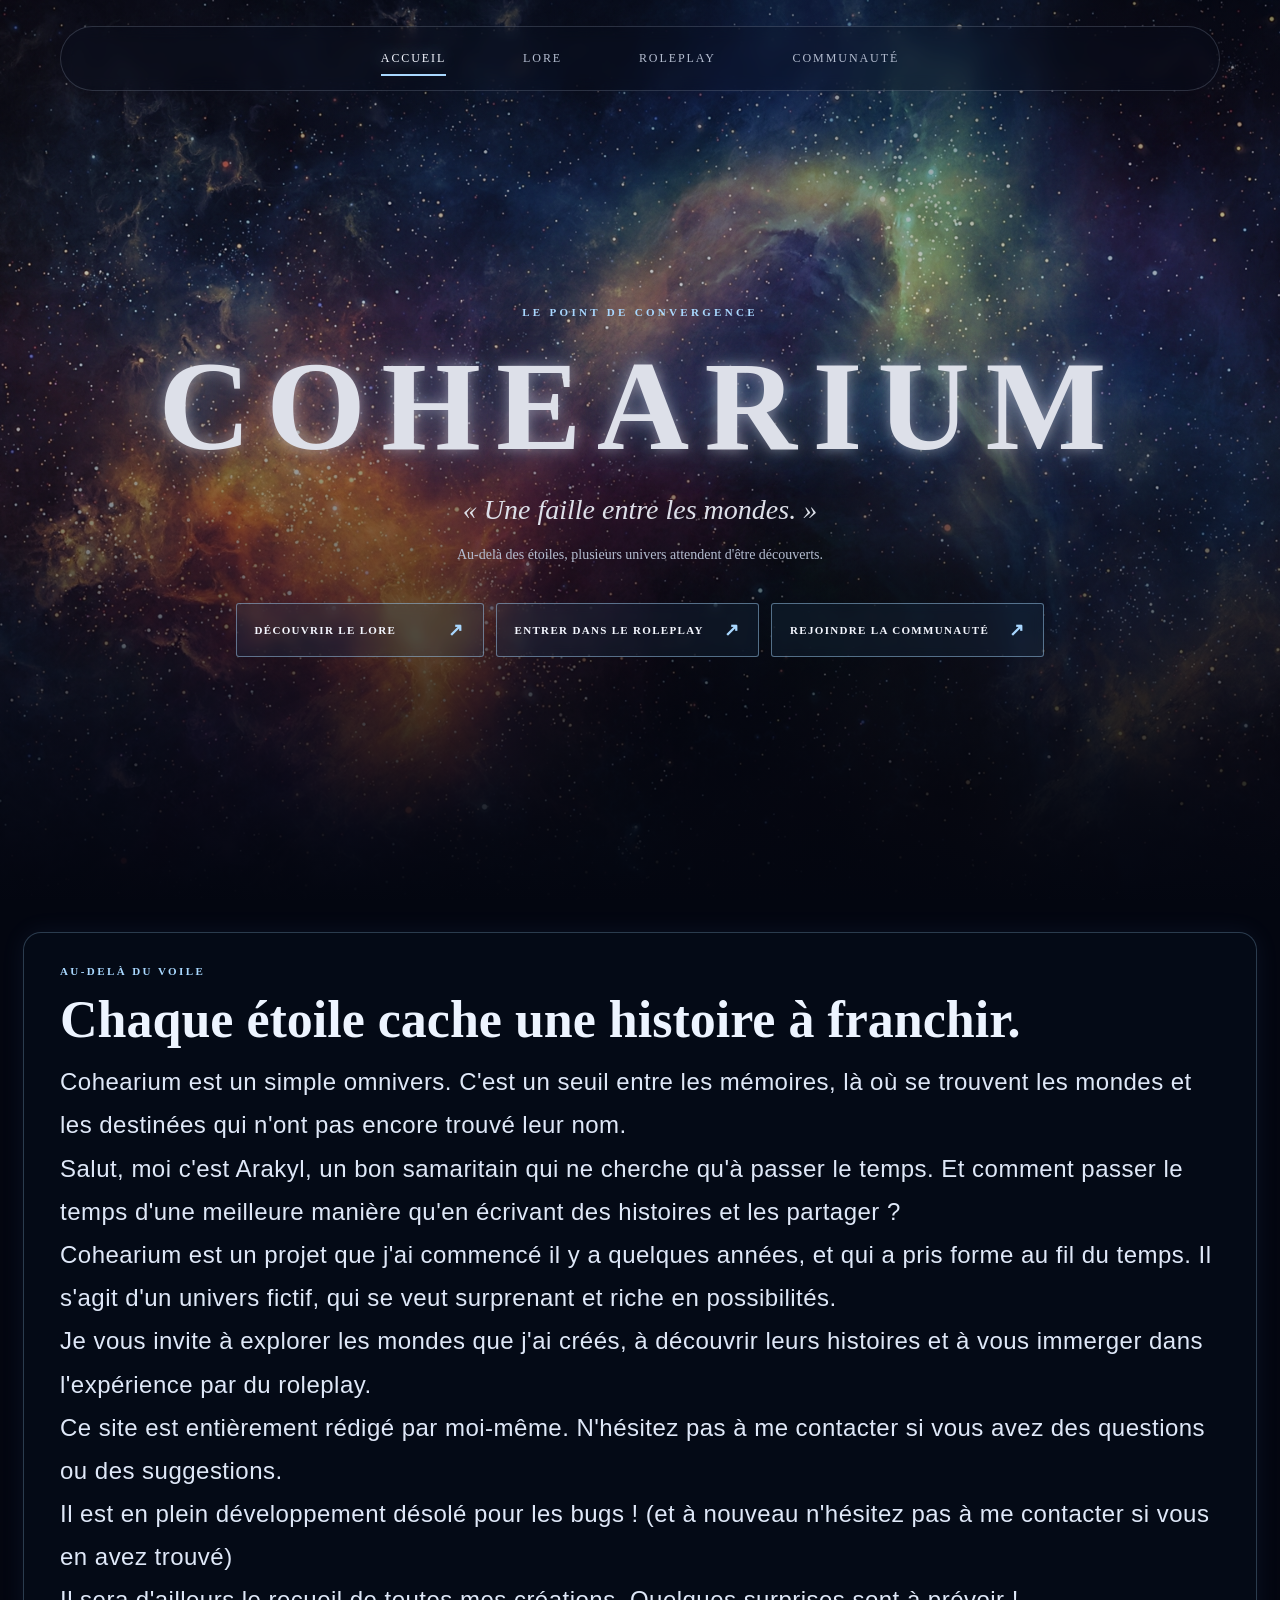
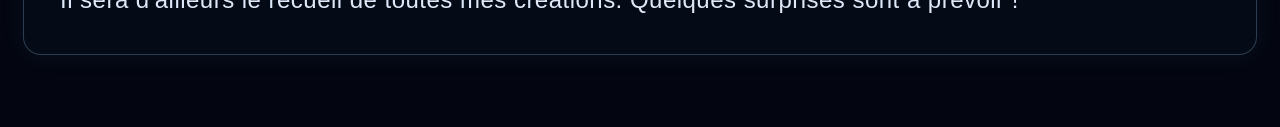
<file: index.html>
<!DOCTYPE html>
<html lang="fr">
<link rel="icon" type="image/png" sizes="32x32" href="favicon_02.png">
<head>
    <meta charset="UTF-8">
    <meta name="viewport" content="width=device-width, initial-scale=1.0">
    <title>Cohearium | Une faille entre les mondes</title>
    <link rel="stylesheet" href="style.css">
</head>

<body>
    <header class="site-header" id="accueil">
        <div class="page-header">
            <nav class="main-menu" aria-label="Menu principal">
                <a class="active" href="#accueil">Accueil</a>
                <a href="lore.html">Lore</a>
                <a href="roleplay.html">Roleplay</a>
                <a href="communaute.html">Communauté</a>
            </nav>
        </div>

        <main class="index-hero">
            <p class="index-kicker">Le point de convergence</p>
            <h1>COHEARIUM</h1>
            <p class="index-subtitle">« Une faille entre les mondes. »</p>
            <p class="index-intro">Au-delà des étoiles, plusieurs univers attendent d'être découverts.</p>

            <div class="index-portal-actions" aria-label="Accéder aux sections principales">
                <a class="index-portal-button index-portal-button-middle" href="lore.html"><span>Découvrir le lore</span><span class="button-arrow" aria-hidden="true">↗</span></a>
                <a class="index-portal-button index-portal-button-middle" href="roleplay.html"><span>Entrer dans le roleplay</span><span class="button-arrow" aria-hidden="true">↗</span></a>
                <a class="index-portal-button index-portal-button-middle" href="communaute.html"><span>Rejoindre la communauté</span><span class="button-arrow" aria-hidden="true">↗</span></a>
            </div>
        </main>
    </header>

    <section class="site-outro" aria-label="Message de clôture">
        <p class="site-outro-label">Au-delà du voile</p>
        <h2>Chaque étoile cache une histoire à franchir.</h2>
        <p class="site-outro-copy">Cohearium est un simple omnivers. C'est un seuil entre les mémoires, là où se trouvent les mondes et les destinées qui n'ont pas encore trouvé leur nom.</p>
        <p class="site-outro-copy">Salut, moi c'est Arakyl, un bon samaritain qui ne cherche qu'à passer le temps. Et comment passer le temps d'une meilleure manière qu'en écrivant des histoires et les partager ?</p>
        <p class="site-outro-copy">Cohearium est un projet que j'ai commencé il y a quelques années, et qui a pris forme au fil du temps. Il s'agit d'un univers fictif, qui se veut surprenant et riche en possibilités.</p>
        <p class="site-outro-copy">Je vous invite à explorer les mondes que j'ai créés, à découvrir leurs histoires et à vous immerger dans l'expérience par du roleplay.</p>
        <p class="site-outro-copy">Ce site est entièrement rédigé par moi-même. N'hésitez pas à me contacter si vous avez des questions ou des suggestions.</p>
        <p class="site-outro-copy">Il est en plein développement désolé pour les bugs ! (et à nouveau n'hésitez pas à me contacter si vous en avez trouvé)</p>
        <p class="site-outro-copy">Il sera d'ailleurs le recueil de toutes mes créations. Quelques surprises sont à prévoir !</p>
    </section>
</body>
</html>
</file>
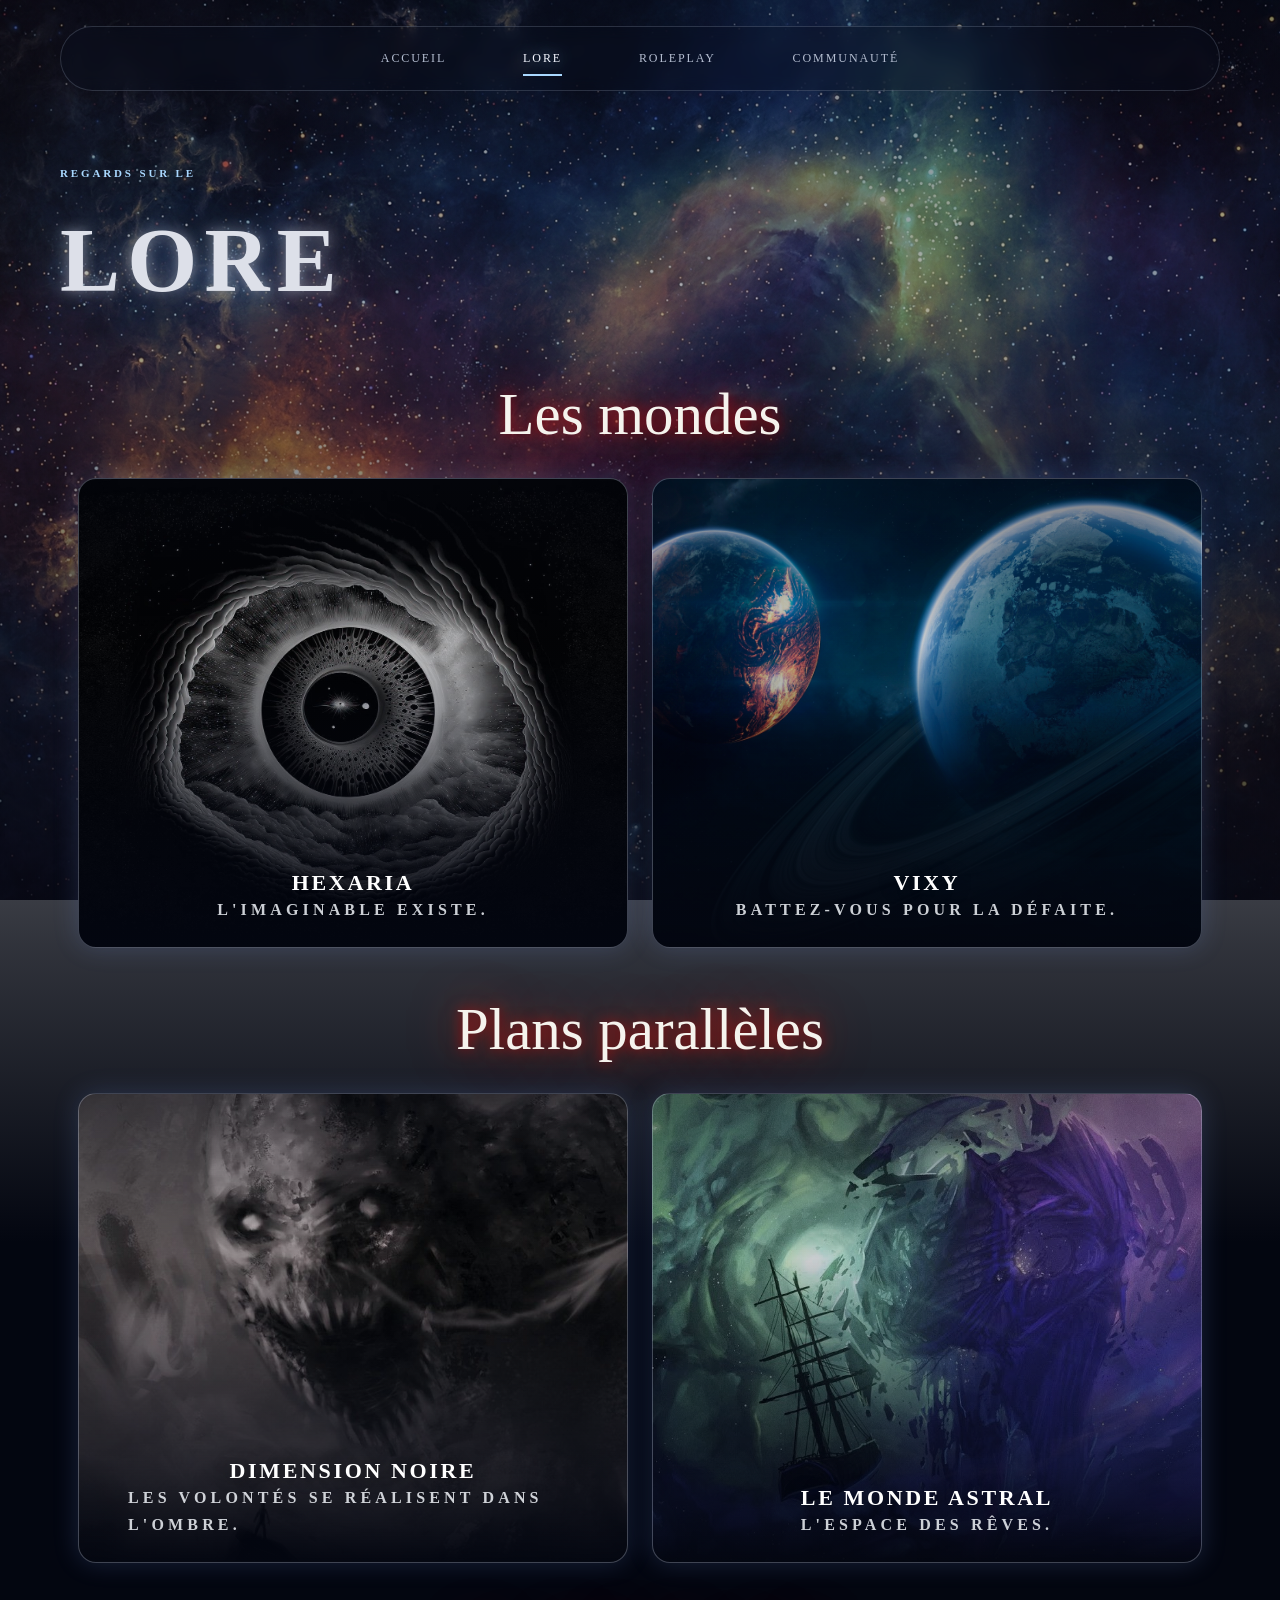
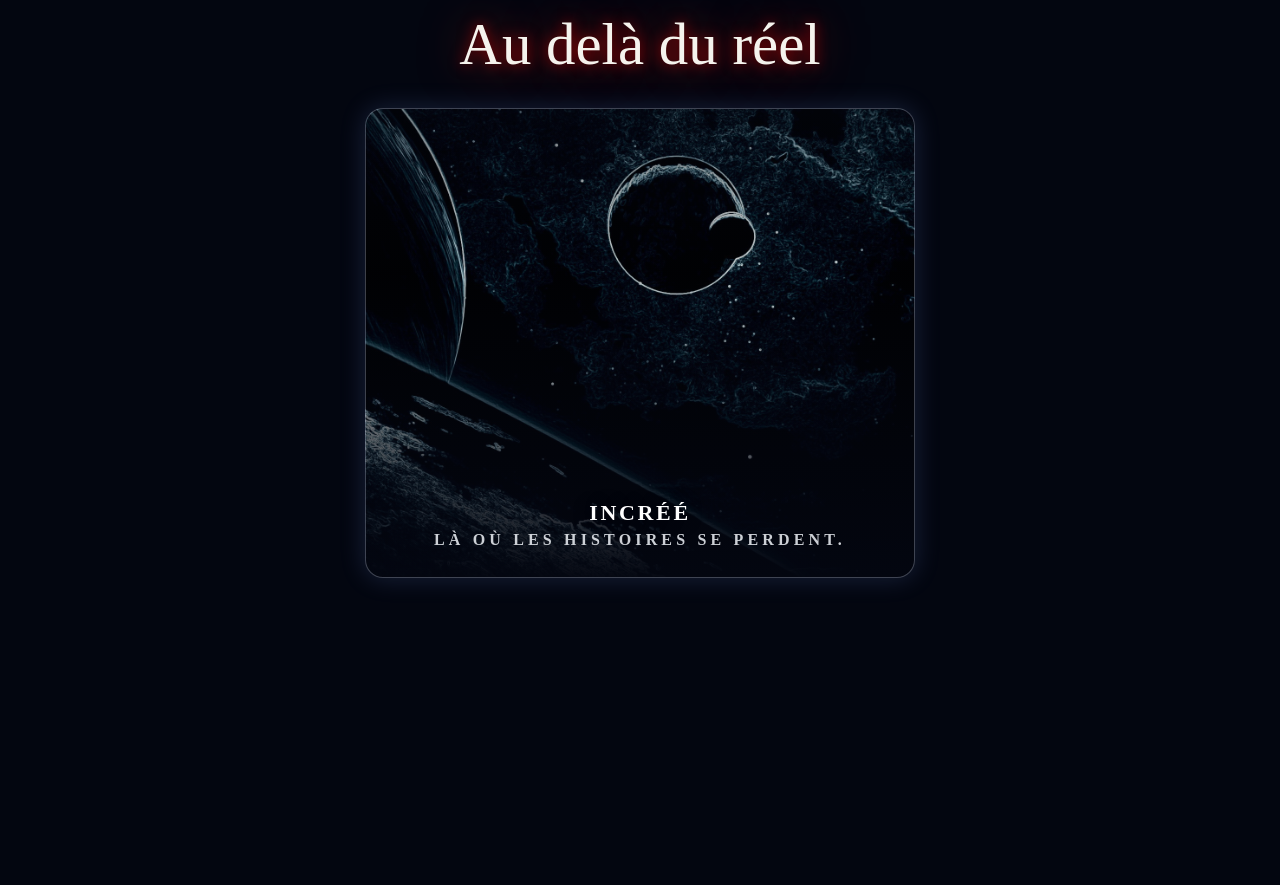
<file: lore.html>
<!DOCTYPE html>
<html lang="fr">
<link rel="icon" type="image/png" sizes="32x32" href="favicon_02.png">
<head>
    <meta charset="UTF-8">
    <meta name="viewport" content="width=device-width, initial-scale=1.0">
    <title>Cohearium | Lore</title>
    <link rel="stylesheet" href="style.css">
</head>

<body class="lore-page">
    <header class="lore-header">
        <div class="page-header">
            <nav class="main-menu" aria-label="Menu principal">
                <a href="index.html">Accueil</a>
                <a class="active" href="lore.html">Lore</a>
                <a href="roleplay.html">Roleplay</a>
                <a href="communaute.html">Communauté</a>
            </nav>
        </div>
    </header>
    
    </div class="lore-shell">
        <div class="lore-hero" aria-label="Bannière du lore">
            <div class="lore-hero-inner">
                <p class="lore-kicker">Regards sur le</p>
                <h1 class="lore-title">Lore</h1>
            </div>

            <main class="lore-content">
                <h2 class="lore-section-title">Les mondes</h2>
                <div class="lore-cards">
                    <a class="card hexaria-card" href="hexaria.html" rel="noopener noreferrer" aria-label="Ouvrir Hexaria">
                        <span class="card-label">Hexaria</span>
                        <p class="lore-kicker">L'imaginable existe.</p>
                    </a>
                    <a class="card vixy-card" href="vixy.html" rel="noopener noreferrer" aria-label="Ouvrir Vixy">
                        <span class="card-label">Vixy</span>
                        <p class="lore-kicker">Battez-vous pour la défaite.</p>
                    </a>
                </div>
                <h2 class="lore-section-title">Plans parallèles</h2>
                <div class="lore-cards">
                    <a class="card dark-world-card" href="dark-world.html" rel="noopener noreferrer" aria-label="Ouvrir le Monde Sombre">
                        <span class="card-label">Dimension noire</span>
                        <p class="lore-kicker">Les volontés se réalisent dans l'ombre.</p>
                    </a>
                    <a class="card astral-world-card" href="astral-world.html" rel="noopener noreferrer" aria-label="Ouvrir le Monde Astral">
                        <span class="card-label">Le Monde Astral</span>
                        <p class="lore-kicker">L'espace des rêves.</p>
                    </a>
                </div>
                <h2 class="lore-section-title">Au delà du réel</h2>
                <div class="lore-cards">
                    <a class="card incréé-card" href="incréé.html" rel="noopener noreferrer" aria-label="Ouvrir le Monde Oublié">
                        <span class="card-label">Incréé</span>
                        <p class="lore-kicker">Là où les histoires se perdent.</p>
                    </a>
            </main>
        </div>
    </div>
</body>
</html>
</file>
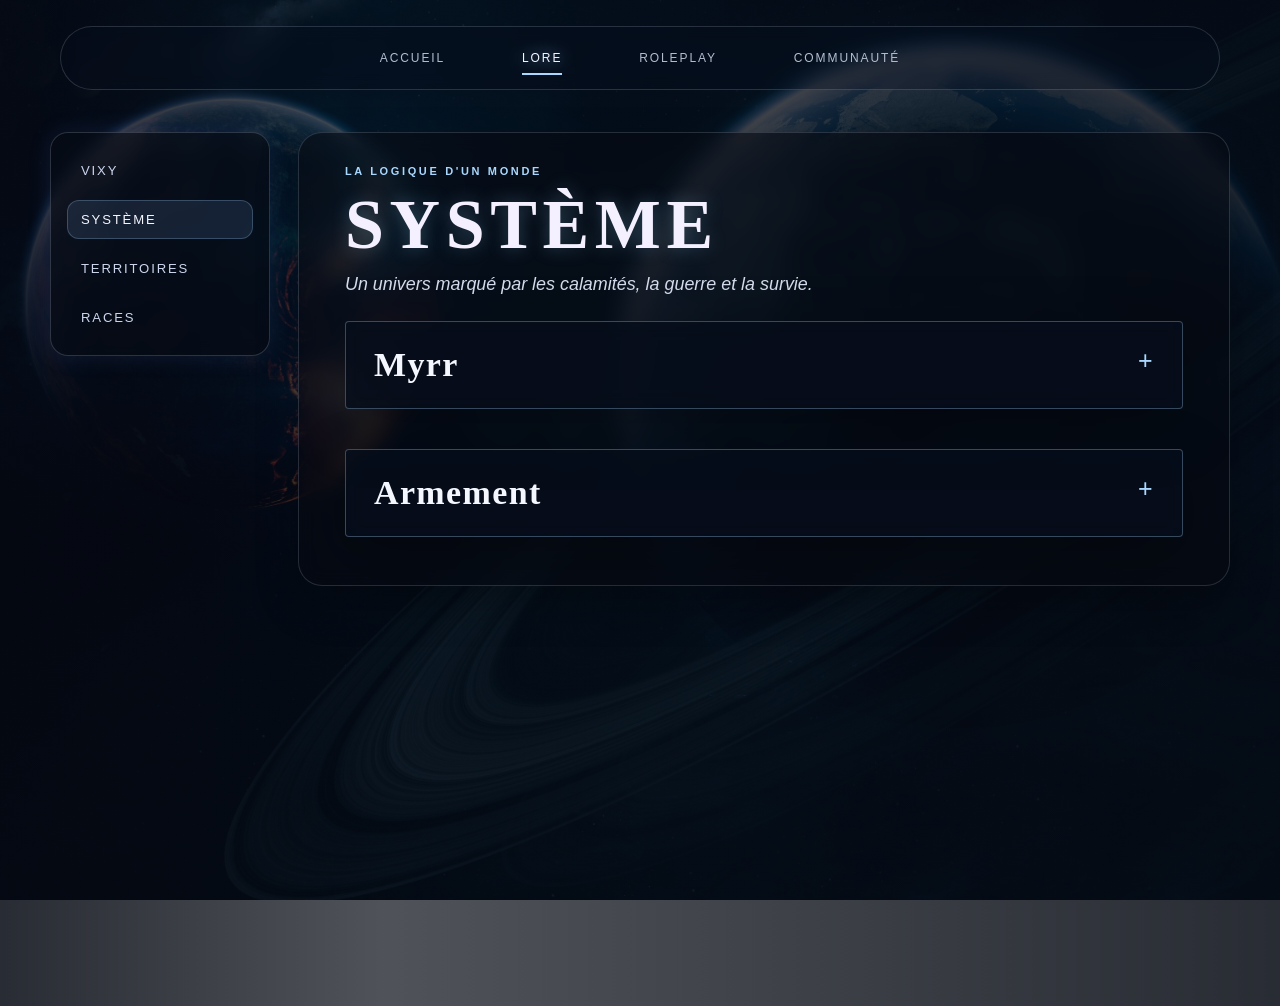
<file: système.html>
<!DOCTYPE html>
<html lang="fr">
<link rel="icon" type="image/png" sizes="32x32" href="favicon_02.png">
<head>
	<meta charset="UTF-8">
	<meta name="viewport" content="width=device-width, initial-scale=1.0">
	<title>Cohearium | Vixy - système</title>
	<link rel="stylesheet" href="style.css">
</head>

<body class="vixy-page">
	<header class="page-header">
		<nav class="main-menu" aria-label="Menu principal">
			<a href="index.html">Accueil</a>
			<a class="active" href="lore.html" aria-current="page">Lore</a>
			<a href="roleplay.html">Roleplay</a>
			<a href="communaute.html">Communauté</a>
		</nav>
	</header>

	<div class="vixy-shell">
		<aside class="side-menu" aria-label="Sous-menu Vixy">
			<a href="vixy.html">Vixy</a>
			<a class="current" href="système.html" aria-current="page">Système</a>
			<a href="territoires.html">Territoires</a>
			<a href="races.html">Races</a>
		</aside>

		<main class="vixy-content">
			<p class="eyebrow">La logique d'un monde</p>
			<h1>Système</h1>
			<p class="intro">Un univers marqué par les calamités, la guerre et la survie.</p>
				<details class="panel myrr-panel">
		    		<summary>Myrr</summary>
		    		<div class="panel-content">
						<p>Le Myrr est une source d'énergie présente, à l'état inné, chez presque tout être vivant sur Exyra. Pourtant, cette énergie demeure presque entièrement inutilisable sans soutien matériel, tant elle est instable par nature. C'est pour cette raison que des technologies sont recherchées et développées, dans le seul but de permettre son utilisation sans risque.</p>
						<p>Le principe même de cette énergie repose sur la matérialisation. On parle ici de matérialisation au sens large, bien que le Myrr ne s'exprime presque exclusivement que sous cette forme. C'est d'ailleurs pour cette raison que les Virus sont perçus comme une menace absolue par n'importe quel partisan de l'humanité.</p>
						<p>Il existe pourtant quelques élus : ils posséderaient un Myrr doté d'un attribut. Ce dernier peut être élémentaire, arcanique, ou peuvent revêtir bien d'autres formes tout aussi singulières. Ces individus restent cependant extrêmement rares, et chacun d'eux, lorsque l'un existe, est unique en son genre.</p>
				    </div>
				</details>
				<details class="panel armement-panel">
		    		<summary>Armement</summary>
		    		<div class="panel-content">
						<p>L'armement de Vixy est fortement influencé par les ressources disponibles au sein des différentes colonies mais aussi de l'avancée technologique de ces colonies.</p>
						<p>Les armes les plus produites au sein de la NTI sont principalement des armes à feux, ça en fait des armes simples d'utilisation et permettant de rester à distance.</p>
						<p>Mais que ce soit au sein des vagabonds ou simplement des hauts gradés de la NTI, certains décident d'utiliser des armes de mélé.
						<p>Elles sont principalement utilisées pour offrir une sorte de garde rapprochée. Mais souvent seuls ceux capables de garder leur sang-froid malgré le danger de la première ligne savent en faire bon usage.</p>
						<p>On parle souvent d'armes par simplicité d'utilisation. Mais en réalité, il existe aussi des équipements moins offensifs. Des armures, des boucliers, des objets à usage unique comme des grenades.</p>
						<p>En soit, tant qu'un objet possède la possibilité de stocker le Myrr, alors il peut utiliser ce Myrr de différentes manières dépendant de ce qui le constitue.</p>
						<p>Une arme sera capable de faire passer le Myrr dans ses munitions ou dans sa lame, partie contendante. Une armure sera capable de matérialiser des boucliers d'énergie. Une grenade sera capable de relâcher le Myrr stocké en lui pour former une explosion.</p>
						<p>Les chercheurs se cassent la tête à créer de nouvelles inventions tous les jours, alors profitez-en pour leur donner de nouvelles idées adaptées à vos préférences.</p>
						</p>
					</div>
				</details>
		</main>
	</div>
	<script src="script.js"></script>
</body>
</html>
</file>
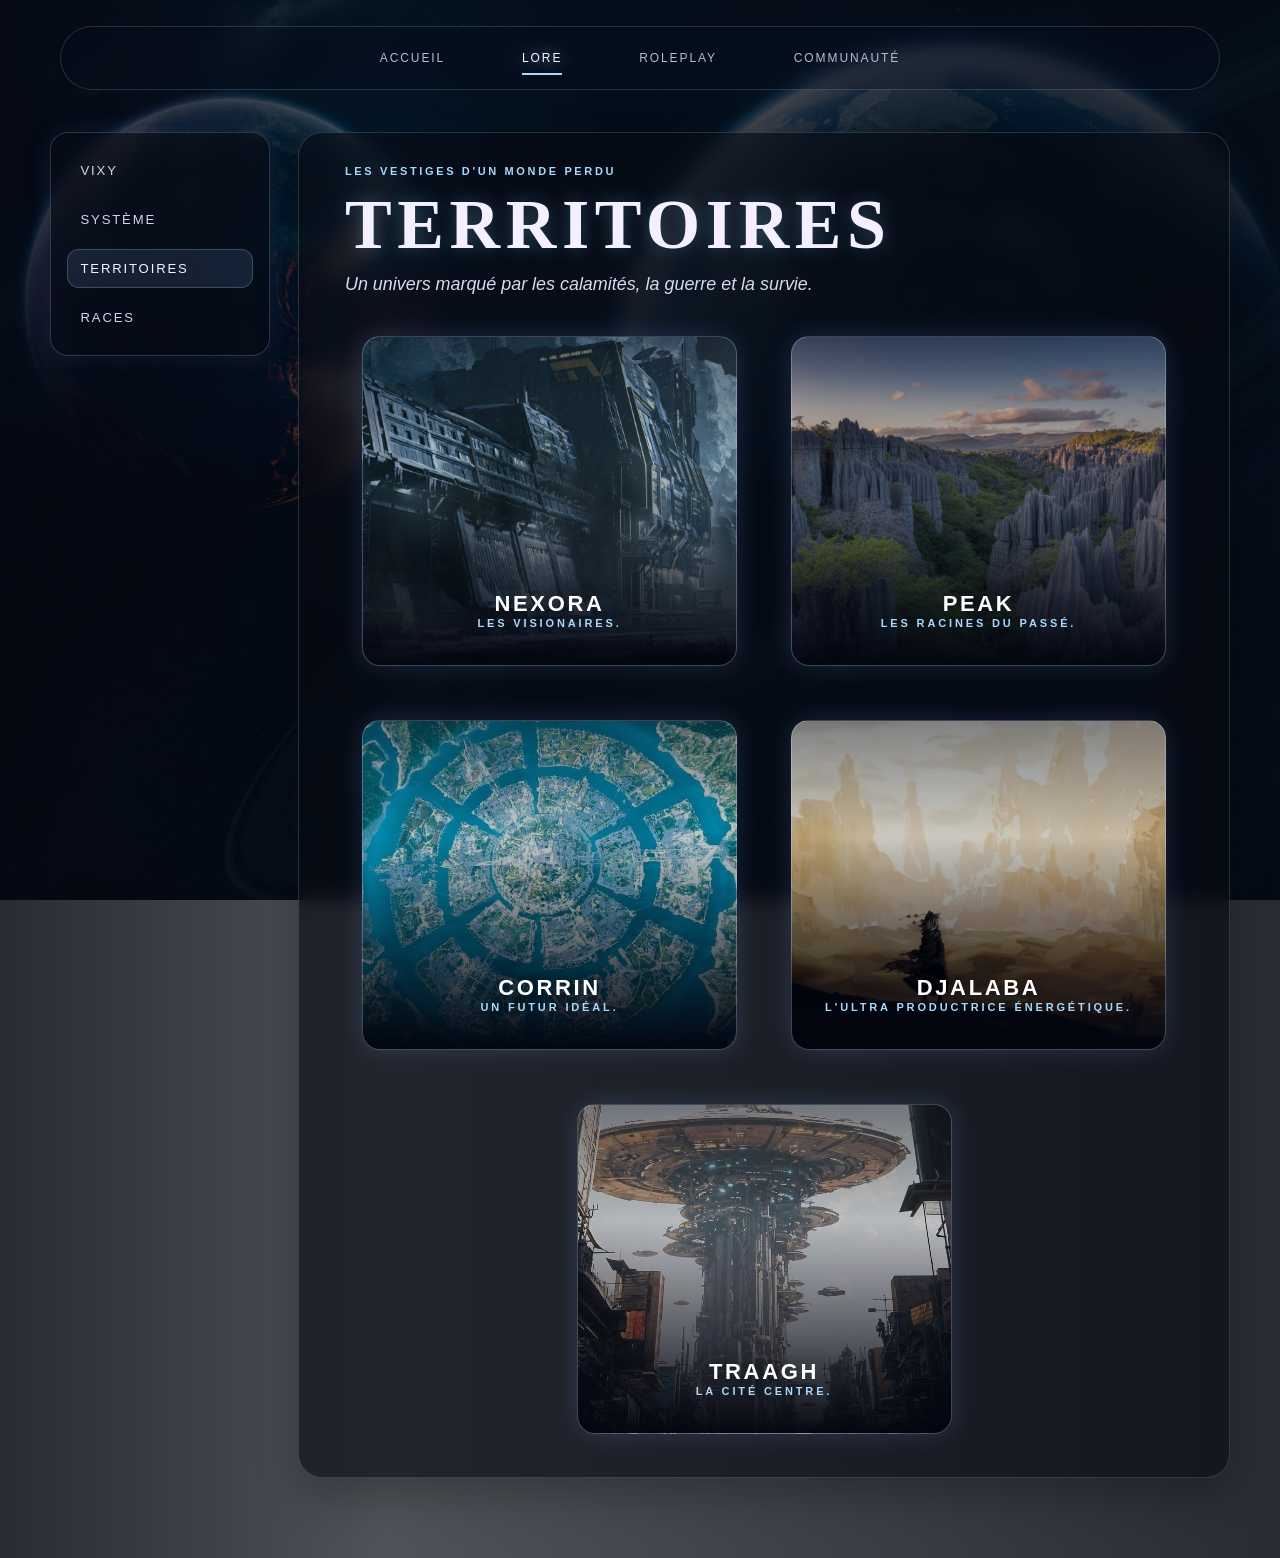
<file: territoires.html>
<!DOCTYPE html>
<html lang="fr">
<link rel="icon" type="image/png" sizes="32x32" href="favicon_02.png">
<head>
    <meta charset="UTF-8">
    <meta name="viewport" content="width=device-width, initial-scale=1.0">
    <title>Cohearium | Vixy - territoires</title>
    <link rel="stylesheet" href="style.css">
</head>

<body class="vixy-page">
    <header class="page-header">
        <nav class="main-menu" aria-label="Menu principal">
            <a href="index.html">Accueil</a>
            <a class="active" href="lore.html" aria-current="page">Lore</a>
            <a href="roleplay.html">Roleplay</a>
            <a href="communaute.html">Communauté</a>
        </nav>
    </header>


    <div class="vixy-shell">
	    <aside class="side-menu" aria-label="Sous-menu Vixy">
		    <a href="vixy.html">Vixy</a>
		    <a href="système.html" >Système</a>
		    <a class="current" href="territoires.html" aria-current="page">Territoires</a>
		    <a href="races.html">Races</a>
		</aside>

        <main class="vixy-content">
            <p class="eyebrow">Les vestiges d'un monde perdu</p>
            <h1>Territoires</h1>
          	<p class="intro">Un univers marqué par les calamités, la guerre et la survie.</p>

            <div class="lore-cards">
                <a class="territoire-card nexora-card" href="Nexora.html" rel="noopener noreferrer" aria-label="Ouvrir Nexora">
                    <span class="card-label">Nexora</span>
                    <p class="lore-kicker">Les visionaires.</p>
                </a>
                <a class="territoire-card peak-card" href="peak.html" rel="noopener noreferrer" aria-label="Ouvrir Peak">
                    <span class="card-label">Peak</span>
                    <p class="lore-kicker">Les racines du passé.</p>
                </a>
                <a class="territoire-card corrin-card" href="corrin.html" rel="noopener noreferrer" aria-label="Ouvrir Corrin">
                    <span class="card-label">Corrin</span>
                    <p class="lore-kicker">Un futur idéal.</p>
                </a>
                <a class="territoire-card djalaba-card" href="djalaba.html" rel="noopener noreferrer" aria-label="Ouvrir Djalaba">
                    <span class="card-label">Djalaba</span>
                    <p class="lore-kicker">L'ultra productrice énergétique.</p>
                </a>
                <a class="territoire-card traagh-card" href="traagh.html" rel="noopener noreferrer" aria-label="Ouvrir Traagh">
                    <span class="card-label">Traagh</span>
                    <p class="lore-kicker">La cité centre.</p>
                </a>
            </div>
        </main>
    </div>
</body>
</html>
</file>
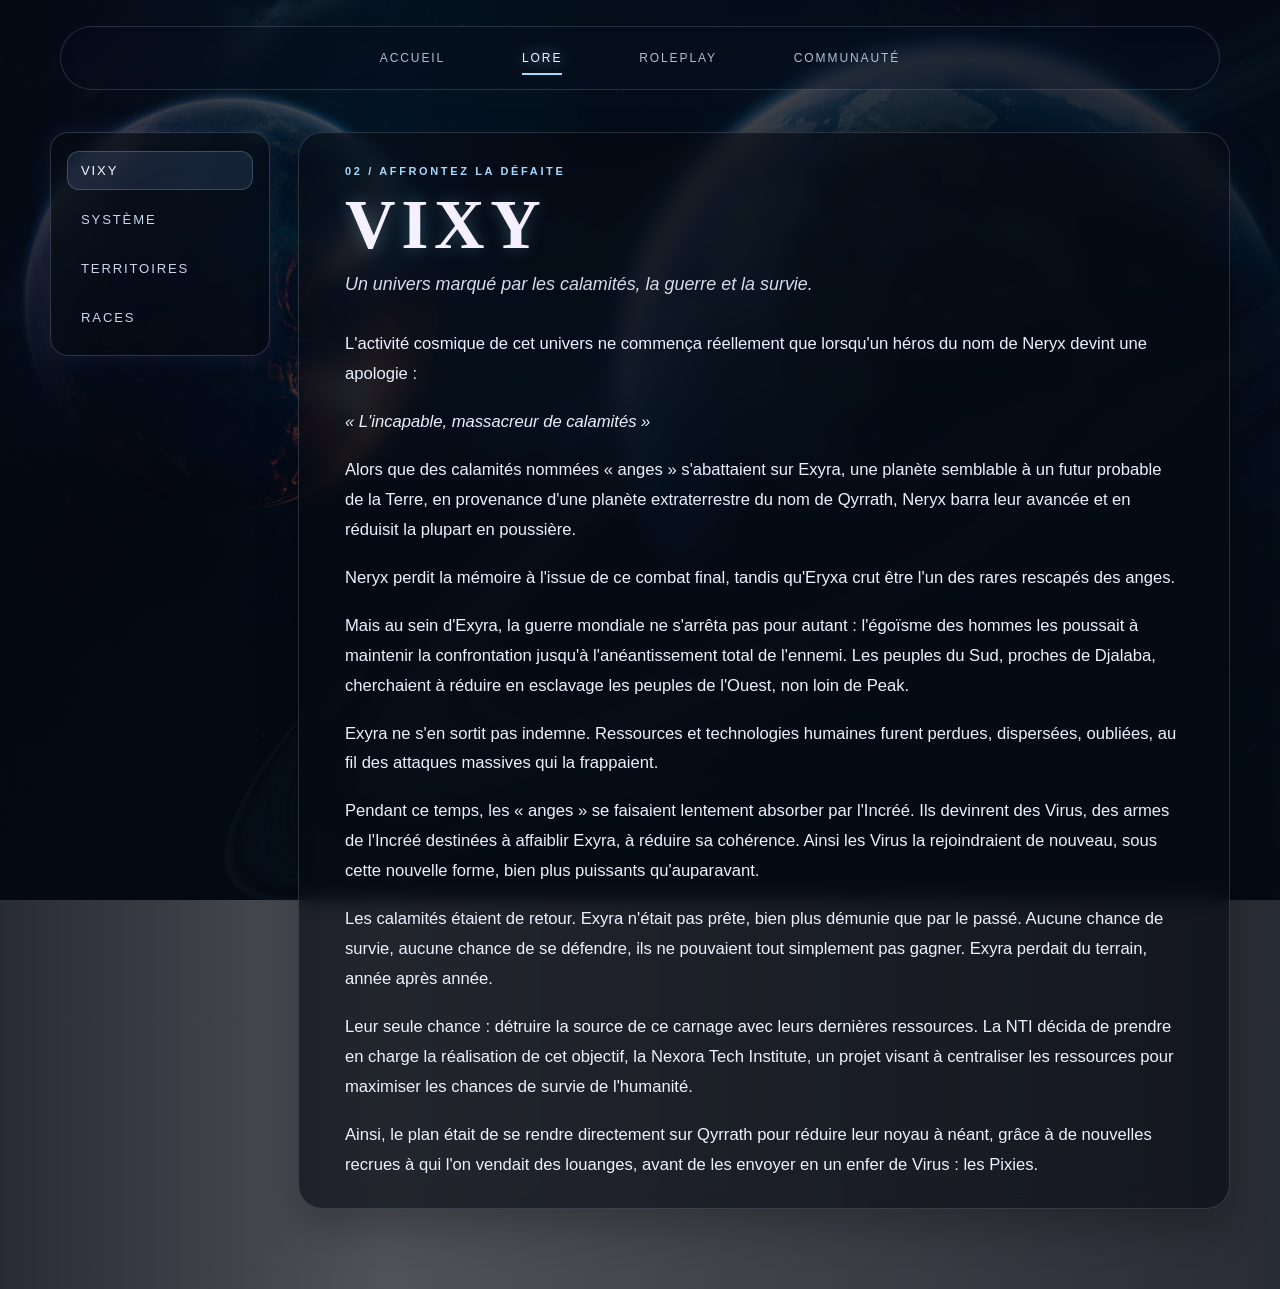
<file: vixy.html>
<!DOCTYPE html>
<html lang="fr">
<link rel="icon" type="image/png" sizes="32x32" href="favicon_02.png">
<head>
	<meta charset="UTF-8">
	<meta name="viewport" content="width=device-width, initial-scale=1.0">
	<title>Cohearium | Vixy</title>
	<link rel="stylesheet" href="style.css">
</head>

<body class="vixy-page">
	<header class="page-header">
		<nav class="main-menu" aria-label="Menu principal">
			<a href="index.html">Accueil</a>
			<a class="active" href="lore.html" aria-current="page">Lore</a>
			<a href="roleplay.html">Roleplay</a>
			<a href="communaute.html">Communauté</a>
		</nav>
	</header>

	<div class="vixy-shell">
		<aside class="side-menu" aria-label="Sous-menu Vixy">
			<a class="current" href="vixy.html" aria-current="page">Vixy</a>
			<a href="système.html">Système</a>
			<a href="territoires.html">Territoires</a>
			<a href="races.html">Races</a>
		</aside>

		<main class="vixy-content">
			<p class="eyebrow">02 / Affrontez la défaite</p>
			<h1>Vixy</h1>
			<p class="intro">Un univers marqué par les calamités, la guerre et la survie.</p>

			<article class="vixy-article">
				<p>L'activité cosmique de cet univers ne commença réellement que lorsqu'un héros du nom de Neryx devint une apologie :</p>
				<p class="quote"><em>« L'incapable, massacreur de calamités »</em></p>
				<p>Alors que des calamités nommées « anges » s'abattaient sur Exyra, une planète semblable à un futur probable de la Terre, en provenance d'une planète extraterrestre du nom de Qyrrath, Neryx barra leur avancée et en réduisit la plupart en poussière.</p>
				<p>Neryx perdit la mémoire à l'issue de ce combat final, tandis qu'Eryxa crut être l'un des rares rescapés des anges.</p>
				<p>Mais au sein d'Exyra, la guerre mondiale ne s'arrêta pas pour autant : l'égoïsme des hommes les poussait à maintenir la confrontation jusqu'à l'anéantissement total de l'ennemi. Les peuples du Sud, proches de Djalaba, cherchaient à réduire en esclavage les peuples de l'Ouest, non loin de Peak.</p>
				<p>Exyra ne s'en sortit pas indemne. Ressources et technologies humaines furent perdues, dispersées, oubliées, au fil des attaques massives qui la frappaient.</p>
				<p>Pendant ce temps, les « anges » se faisaient lentement absorber par l'Incréé. Ils devinrent des Virus, des armes de l'Incréé destinées à affaiblir Exyra, à réduire sa cohérence. Ainsi les Virus la rejoindraient de nouveau, sous cette nouvelle forme, bien plus puissants qu'auparavant.</p>
				<p>Les calamités étaient de retour. Exyra n'était pas prête, bien plus démunie que par le passé. Aucune chance de survie, aucune chance de se défendre, ils ne pouvaient tout simplement pas gagner. Exyra perdait du terrain, année après année.</p>
				<p>Leur seule chance : détruire la source de ce carnage avec leurs dernières ressources. La NTI décida de prendre en charge la réalisation de cet objectif, la Nexora Tech Institute, un projet visant à centraliser les ressources pour maximiser les chances de survie de l'humanité.</p>
				<p>Ainsi, le plan était de se rendre directement sur Qyrrath pour réduire leur noyau à néant, grâce à de nouvelles recrues à qui l'on vendait des louanges, avant de les envoyer en un enfer de Virus : les Pixies.</p>
			</article>
		</main>
	</div>
</body>
</html>
</file>
<file: style.css>
﻿/* =========================
   GLOBAL / COMMUN A TOUTES LES PAGES
   ========================= */
   
/* variables de couleurs pour le th¨me sombre */
:root {
	--ink: #f4f0ff;
	--muted: #b8b0ce;
	--violet: #b99cff;
	--line: rgba(244, 240, 255, 0.18);
	--night: #080714;
}

/* RÃ©initialisation des marges et du fond de page */
html, body {
	margin: 0;
	padding: 0;
}
html {
	overflow-y: scroll;
}
/* Fond de page sombre pour toutes les pages */
body {
	background: rgba(3, 6, 16, 1);
}

/* =========================
   NAVIGATION GLOBALE
   ========================= */

/* Bloc du header partagé : position du menu sur toutes les pages */
.page-header {
	position: relative;
	z-index: 2;
	width: min(1160px, calc(100% - 64px));
	margin: 26px auto 0;
}

/* Menu principal commun : navigation du site */
.main-menu {
	display: flex;
	align-items: center;
	justify-content: center;
	gap: clamp(28px, 6vw, 82px);
	position: relative;
	z-index: 1;
	width: 100%;
	box-sizing: border-box;
	padding: 18px 30px;
	border: 1px solid rgba(210, 228, 255, 0.17);
	border-radius: 999px;
	background: rgba(9, 16, 32, 0.3);
	backdrop-filter: blur(8px);
}

/* Liens du menu principal : style commun Ã  toutes les pages */
.main-menu a {
	position: relative;
	padding: 6px 0;
	color: #b4bdd0;
	font-size: 12px;
	letter-spacing: 0.16em;
	text-transform: uppercase;
	text-decoration: none;
}

/* Ligne de surbrillance sous le lien actif ou survolé */
.main-menu a::after {
	content: '';
	position: absolute;
	right: 0;
	bottom: -4px;
	left: 0;
	height: 2px;
	background: #a9d8ff;
	transform: scaleX(0);
	transition: transform 180ms ease;
}

/* Surbrillance du lien actif ou survolé : couleur et ombre */
.main-menu a:hover,
.main-menu a:focus-visible,
.main-menu a.active {
	color: #f4f7ff;
	text-shadow: 0 0 16px rgba(169, 216, 255, 0.8);
}

.main-menu a:hover::after,
.main-menu a:focus-visible::after,
.main-menu a.active::after {
	transform: scaleX(1);
}

/* =========================
   CARTES CARREES
   ========================= */

.card {
	display: flex;
	flex-direction: column;
	align-items: center;
	justify-content: flex-end;
	width: min(42vw, 500px);
	height: clamp(260px, 36vw, 420px);
	padding: 24px;
	border: 1px solid rgba(218, 231, 255, 0.28);
	border-radius: 18px;
	box-shadow: 0 0 26px rgba(125, 164, 255, 0.18);
	text-decoration: none;
	transition: transform 220ms ease, box-shadow 220ms ease, border-color 220ms ease;
	margin-bottom: 55px;
}

/* =========================
   CARTES TERRITOIRRES
   ========================= */

.territoire-card {
	display: flex;
	flex-direction: column;
	align-items: center;
	justify-content: flex-end;
	width: min(28vw, 325px);
	height: clamp(180px, 30vw, 280px);
	padding: 24px;
	border: 1px solid rgba(218, 231, 255, 0.28);
	border-radius: 18px;
	box-shadow: 0 0 26px rgba(125, 164, 255, 0.18);
	text-decoration: none;
	transition: transform 220ms ease, box-shadow 220ms ease, border-color 220ms ease;
	margin: 15px;
}

.territoire-card:hover,
.territoire-card:focus-visible,
.card:hover,
.card:focus-visible {
	transform: translateY(-3px);
	border-color: rgba(169, 216, 255, 0.7);
	box-shadow: 0 0 28px rgba(125, 164, 255, 0.28);
}


/* Entètes spécifiques aux pages : page lore, page vixy, page système */
.lore-header,
.vixy-header,
.system-header {
	padding-top: 0;
	background: transparent;
}

/* =========================
   PANNEAUX DÉROULANTS
   ========================= */

.panel {
	position: relative;
	grid-column: 2;
	min-width: 0;
	margin-bottom: 20px;
	border: 1px solid rgba(169, 216, 255, 0.3);
	border-radius: 4px;
	background: rgba(7, 14, 28, 0.8);
	box-shadow: 0 18px 60px rgba(0, 0, 0, 0.3);
	backdrop-filter: blur(10px);
	overflow: hidden;
}

.panel:not(:last-child) {
    margin-bottom: 40px;
}

.panel summary {
	position: relative;
	z-index: 1;
	padding: 24px 28px;
	color: #f4f7ff;
	font-family: Georgia, 'Times New Roman', serif;
	font-size: clamp(24px, 3vw, 34px);
	font-weight: 700;
	letter-spacing: 0.04em;
	list-style: none;
	cursor: pointer;
}

.panel summary::-webkit-details-marker {
	display: none;
}

.panel summary::after {
	content: '+';
	float: right;
	color: #a9d8ff;
	font-family: 'Trebuchet MS', sans-serif;
	font-size: 25px;
	font-weight: 400;
}

.panel[open] summary::after {
	content: '−';
}

.panel summary:hover,
.panel summary:focus-visible {
	text-shadow: 0 0 16px rgba(169, 216, 255, 0.75);
}

.panel-content {
    position: relative;
    z-index: 1;
    max-height: 0;
    overflow: hidden;
    padding: 0 28px;
    border-top: 1px solid rgba(218, 231, 255, 0.14);
    opacity: 0;
    transition: max-height 400ms ease, opacity 250ms ease, padding 400ms ease;
}

.panel[open] .panel-content {
    opacity: 1;
    padding: 0 28px 28px;
}

.panel-content p {
	margin: 22px 0 0;
	color: #d6deec;
	font-family: Georgia, 'Times New Roman', serif;
	font-size: 17px;
	line-height: 1.8;
}


/* =========================
   PAGE D'ACCUEIL
   ========================= */

/* Hero de la page d'accueil : fond galaxie + titre principal */
.site-header {
	min-height: 100vh;
	display: flex;
	flex-direction: column;
	overflow: hidden;
	background: linear-gradient(180deg, rgba(3, 6, 16, 0.5), rgba(3, 6, 16, 0.2) 35%, rgba(3, 6, 16, 0.99) 100%), url('galaxy.jpg') center / cover no-repeat;
}

/* DÃ©gradÃ© de surbrillance sur le fond de la page d'accueil */
.site-header::after {
	z-index: 0;
	pointer-events: none;
	background: radial-gradient(
		circle at 50% 48%, 
		rgba(123, 184, 255, 0.15), 
		transparent 31%), 
		linear-gradient(90deg, rgba(2, 7, 17, 0.54), 
		transparent 50%, 
		rgba(2, 7, 17, 0.36));
}

/* Hero de la page d'accueil : fond galaxie + titre principal */
.index-hero {
	position: relative;
	z-index: 1;
	flex: 1;
	display: flex;
	align-items: center;
	flex-direction: column;
	justify-content: center;
	padding: 92px 0 120px;
	text-align: center;
}

/* Kicker et label de section : style commun aux pages */
.index-kicker,
.section-label {
	margin: 0 0 24px;
	color: #a9d8ff;
	font-size: 11px;
	font-weight: 700;
	letter-spacing: 0.3em;
	text-transform: uppercase;
}

/*Teinte du titre principal de la page d'accueil : style spécifique */
.index-hero h1 {
    color: #dde0e9;
}

/* Titres principaux et secondaires : style commun aux pages */
.index-hero h1,
.content-section h2 {
	margin: 0;
	font-family: Georgia, 'Times New Roman', serif;
	font-weight: 800;
}

/* Titre principal de la page d'accueil : style spÃ©cifique */
.index-hero h1 {
	font-size: clamp(58px, 10vw, 128px);
	letter-spacing: 0.12em;
	line-height: 1;
	text-shadow: 0 0 14px rgba(244, 247, 255, 0.45), 0 0 48px rgba(128, 194, 255, 0.38);
}

/* Sous-titre de la page d'accueil : style spÃ©cifique */
.index-subtitle {
	margin: 24px 0 0;
	font-family: Georgia, 'Times New Roman', serif;
	font-size: clamp(19px, 3vw, 28px);
	font-style: italic;
	color: #dde0e9;
}

/* Introduction de la page d'accueil : style spÃ©cifique */
.index-intro {
	max-width: 440px;
	margin: 18px 0 36px;
	color: #b4bdd0;
	font-size: 14px;
	line-height: 1.6;
}

/* Boutons d'action de la page d'accueil : style commun aux pages */
.index-portal-actions {
	display: flex;
	justify-content: center;
	flex-wrap: wrap;
	gap: 12px;
}

/* Boutons d'action de la page d'accueil : style spÃ©cifique */
.index-portal-button {
	min-width: 210px;
	padding: 15px 18px;
	display: inline-flex;
	align-items: center;
	justify-content: space-between;
	gap: 20px;
	border: 1px solid rgba(218, 231, 255, 0.28);
	border-radius: 3px;
	color: #f4f7ff;
	font-size: 11px;
	font-weight: 700;
	letter-spacing: 0.12em;
	text-transform: uppercase;
	text-decoration: none;
	backdrop-filter: blur(6px);
	transition: 220ms ease;
}

/* Survol et focus des boutons d'action de la page d'accueil : style spÃ©cifique */
.index-portal-button:hover,
.index-portal-button:focus-visible {
	border-color: #a9d8ff;
	background: rgba(120, 178, 234, 0.16);
	box-shadow: 0 0 22px rgba(124, 193, 255, 0.22);
	transform: translateY(-3px);
}

/* The middle button blends the brighter primary button with the darker side buttons. */
.index-portal-button-middle {
	border-color: rgba(169, 216, 255, 0.46);
	background: rgba(30, 59, 90, 0.24);
}

/* Survol et focus du bouton du milieu : style spÃ©cifique */
.index-portal-button-middle:hover,
.index-portal-button-middle:focus-visible {
	background: rgba(99, 157, 211, 0.2);
}

/* FlÃ¨che du bouton d'action de la page d'accueil : style spÃ©cifique */
.button-arrow {
	color: #a9d8ff;
	font-size: 18px;
}

/* Ligne de dÃ©filement et texte d'invite : style commun aux pages */
.scroll-cue {
	position: absolute;
	bottom: 28px;
	display: flex;
	align-items: center;
	gap: 12px;
	color: #b4bdd0;
	font-size: 10px;
	letter-spacing: 0.2em;
	text-transform: uppercase;
	text-decoration: none;
}

/* Ligne de dÃ©filement : style commun aux pages */
.scroll-line {
	width: 42px;
	height: 1px;
	background: rgba(218, 231, 255, 0.28);
}

/* Bloc de contenu de la page d'accueil : style spÃ©cifique */
.content-section {
	min-height: 380px;
	padding: 100px 0;
	background: #050912;
	border-bottom: 1px solid rgba(210, 228, 255, 0.1);
}

/* Encart de fin de page : texte et cadre de clôture */
.site-outro {
	width: min(1160px, calc(100% - 64px));
	margin: 32px auto 72px;
	padding: 32px 36px;
	border: 1px solid rgba(169, 216, 255, 0.24);
	border-radius: 18px;
	background: rgba(7, 14, 26, 0.7);
	box-shadow: 0 0 24px rgba(112, 169, 255, 0.08);
}

.site-outro-label {
	margin: 0 0 14px;
	color: #a9d8ff;
	font-size: 11px;
	font-weight: 700;
	letter-spacing: 0.22em;
	text-transform: uppercase;
}

.site-outro h2 {
	margin: 0 0 12px;
	color: #edf4ff;
	font-family: Georgia, 'Times New Roman', serif;
	font-size: clamp(28px, 5vw, 52px);
	line-height: 1.1;
}

/* Titre secondaire de la page d'accueil : style spÃ©cifique */
.content-section h2 {
	max-width: 700px;
	font-size: clamp(38px, 6vw, 76px);
	line-height: 1.05;
}

.site-outro-copy {
  margin: 0;
  color: #dfe8f8;
  font-family: "Segoe UI", Tahoma, sans-serif;
  font-size: 1.5rem;
  line-height: 1.8;
  letter-spacing: 0.02em;
  font-weight: 300;
}

/* =========================
   PAGE LORE
   ========================= */

.lore-page {
	min-height: 100vh;
	padding-bottom: 80px;
	background:
        linear-gradient(
            180deg,
            rgba(3, 6, 16, 0.5) 0%,
            rgba(3, 6, 16, 0.32) 12%,
            rgba(3, 6, 16, 0.82) 38%,
            rgba(3, 6, 16, 1) 50%,
            rgba(3, 6, 16, 1) 100%
        ),
		url('galaxy.jpg') center / cover no-repeat fixed;

}

.lore-hero::after {
    z-index: 0;
    pointer-events: none;
    background: radial-gradient(
        circle at 50% 48%,
        rgba(123, 184, 255, 0.15), 
        transparent 31%), 
        linear-gradient(90deg, rgba(2, 7, 17, 0.54), 
        transparent 50%, 
        rgba(2, 7, 17, 0.36)
    );
}

.lore-hero {
	position: relative;
	min-height: 420px;
	padding: 76px 0 120px;
}

.lore-hero-inner {
	position: relative;
	z-index: 1;
	width: min(1160px, calc(100% - 64px));
	margin: 0 auto;
}

.lore-kicker {
	margin: 0 0 12px;
	color: #a9d8ff;
	font-size: 11px;
	font-weight: 700;
	letter-spacing: 0.26em;
	text-transform: uppercase;
}

.lore-title {
	margin: 30px 0;
	color: #dde0e9;
	font-family: Georgia, 'Times New Roman', serif;
	font-size: clamp(44px, 8vw, 90px);
	font-weight: 800;
	letter-spacing: 0.08em;
	text-transform: uppercase;
	text-shadow: 0 0 14px rgba(244, 247, 255, 0.45),
                 0 0 48px rgba(128, 194, 255, 0.38);
}

.lore-content {
	position: absolute;
	left: 50%;
	transform: translateX(-50%);
	width: min(1160px, calc(100% - 64px));
	margin: 0 auto;
	padding: 24px 0 80px;
}

.lore-section-title {
    display: flex;
    justify-content: center;
	padding: 0 0 24px;
	color: #dde0e9;
	font-family: Georgia, 'Times New Roman', serif;
	font-size: clamp(28px, 4vw, 46px);
	font-weight: 700;
	letter-spacing: 0.04em;
	text-shadow: 0 0 14px rgba(255, 0, 0, 0.6),
                 0 0 48px rgba(255, 60, 0, 0.6);
}

/* Carte Lore : style spécifique */
.hexaria-card {
	background: linear-gradient(
		180deg, 
		rgba(3, 6, 16, 0.5), 
		rgba(3, 6, 16, 0.2) 35%, 
		rgba(3, 6, 16, 0.99) 100%), 
		url('hexaria.jpg') center / cover no-repeat;
}

.vixy-card {
	background: linear-gradient(
		180deg, 
		rgba(3, 6, 16, 0.5), 
		rgba(3, 6, 16, 0.2) 35%, 
		rgba(3, 6, 16, 0.99) 100%), 
		url('vixy.jpg') center / cover no-repeat;
}

.dark-world-card {
	background: linear-gradient(
		180deg, 
		rgba(3, 6, 16, 0.5), 
		rgba(3, 6, 16, 0.2) 35%, 
		rgba(3, 6, 16, 0.99) 100%), 
		url('dark-world.jpg') center / cover no-repeat;
}

.astral-world-card {
	background: linear-gradient(
		180deg, 
		rgba(3, 6, 16, 0.5), 
		rgba(3, 6, 16, 0.2) 35%, 
		rgba(3, 6, 16, 0.99) 100%), 
		url('astral-world.jpg') center / cover no-repeat;
}

.incréé-card {
	background: linear-gradient(
		180deg, 
		rgba(3, 6, 16, 0.5), 
		rgba(3, 6, 16, 0.2) 35%, 
		rgba(3, 6, 16, 0.99) 100%), 
		url('incréé.jpg') center / cover no-repeat;
}

.card-label {
	color: #ffffff;
	font-size: 22px;
	font-weight: 700;
	letter-spacing: 0.12em;
	text-transform: uppercase;
	text-shadow: 0 0 18px rgba(0, 0, 0, 0.45);
}

/* Placement des cartes */
.lore-cards {
    display: flex;
    justify-content: center;
    gap: 24px;
    flex-wrap: wrap;
}

/* =========================
   PAGE VIXY
   ========================= */

.vixy-page {
	min-height: 100vh;
	padding-bottom: 80px;
	background:
		linear-gradient(
		90deg, 
		rgba(5, 9, 18, 0.86) 0%, 
		rgba(5, 9, 18, 0.7) 30%, 
		rgba(5, 9, 18, 0.86) 100%),
		url('vixy.jpg') center / cover no-repeat fixed;
	color: var(--ink);
	font-family: "Segoe UI", Tahoma, sans-serif;
}

.vixy-shell {
	width: min(1180px, calc(100% - 64px));
	margin: 42px auto 0;
	display: grid;
	grid-template-columns: 220px minmax(0, 1fr);
	gap: 28px;
	align-items: start;
}


/* menu vertical - Vixy */
.side-menu {
	position: sticky;
	top: 32px;
	display: flex;
	flex-direction: column;
	gap: 10px;
	padding: 18px 16px;
	border: 1px solid rgba(218, 231, 255, 0.18);
	border-radius: 18px;
	background: rgba(8, 12, 22, 0.6);
	backdrop-filter: blur(8px);
	box-shadow: 0 0 24px rgba(101, 137, 255, 0.12);
}

.side-menu a {
	padding: 12px 14px;
	border-radius: 12px;
	color: #ccd7ee;
	font-size: 0.82rem;
	letter-spacing: 0.14em;
	text-transform: uppercase;
	text-decoration: none;
	transition: 180ms ease;
}

.side-menu a:hover,
.side-menu a:focus-visible,
.side-menu a.current {
	background: rgba(132, 179, 255, 0.12);
	color: #f4f7ff;
	box-shadow: inset 0 0 0 1px rgba(169, 216, 255, 0.24);
}

/* style paragraphe et titre de la page vixy */
.vixy-content {
	padding: 32px clamp(20px, 4vw, 46px) 28px;
	border: 1px solid rgba(218, 231, 255, 0.16);
	border-radius: 24px;
	background: rgba(7, 10, 19, 0.62);
	backdrop-filter: blur(10px);
	box-shadow: 0 18px 42px rgba(0, 0, 0, 0.26);
}

.eyebrow {
	margin: 0 0 16px;
	color: #a9d8ff;
	font-size: 11px;
	font-weight: 700;
	letter-spacing: 0.24em;
	text-transform: uppercase;
}

.vixy-content h1 {
	margin: 0;
	font-family: Georgia, 'Times New Roman', serif;
	font-size: clamp(40px,7vw, 70px);
	line-height: 0.9;
	letter-spacing: 0.08em;
	text-transform: uppercase;
	text-shadow: 0 0 18px rgba(156, 214, 255, 0.28);
}

.intro {
	margin: 18px 0 26px;
	max-width: 540px;
	color: #d5dced;
	font-size: 1.12rem;
	font-style: italic;
}

.vixy-article {
	display: grid;
	gap: 18px;
	padding-top: 8px;
	color: #ebf1ff;
	font-size: 1.04rem;
	line-height: 1.8;
}

.vixy-article p {
	margin: 0;
}

/* =========================
   PAGE SYSTEME
   ========================= */

.myrr-panel::before {
	content: '';
	position: absolute;
	right: 0;
	top: 0;
	width: 230px;
	height: 190px;
	background: linear-gradient(
		135deg, 
		rgba(5, 9, 18, 0.05), 
		rgba(5, 9, 18, 0.92) 78%), 
		url('myrr.jpg') center / cover no-repeat;
	opacity: 0;
	pointer-events: none;
	transition: opacity 300ms ease;
	mask-image: radial-gradient(ellipse at top right, black 0%, transparent 72%);
}

.myrr-panel:hover::before,
.myrr-panel[open]::before {
	opacity: 0.8;
}

.armement-panel::before {
	content: '';
	position: absolute;
	right: 0;
	top: 0;
	width: 230px;
	height: 190px;
	background: linear-gradient(
		135deg,
		rgba(5, 9, 18, 0.05), 
		rgba(5, 9, 18, 0.92) 78%), 
		url('armement.jpg') center / cover no-repeat;
	opacity: 0;
	pointer-events: none;
	transition: opacity 300ms ease;
	mask-image: radial-gradient(ellipse at top right, black 0%, transparent 72%);
}

.armement-panel:hover::before,
.armement-panel[open]::before {
	opacity: 0.8;
}

.nexora-card {
	background: linear-gradient(
		180deg, 
		rgba(3, 6, 16, 0.5), 
		rgba(3, 6, 16, 0.2) 35%, 
		rgba(3, 6, 16, 0.99) 100%), 
		url('nexora.jpg') center / cover no-repeat;
}

.peak-card {
	background: linear-gradient(
		180deg, 
		rgba(3, 6, 16, 0.5), 
		rgba(3, 6, 16, 0.2) 35%, 
		rgba(3, 6, 16, 0.99) 100%), 
		url('peaks.jpg') center / cover no-repeat;
}

.traagh-card {
	background: linear-gradient(
		180deg, 
		rgba(3, 6, 16, 0.5), 
		rgba(3, 6, 16, 0.2) 35%, 
		rgba(3, 6, 16, 0.99) 100%), 
		url('traagh.jpg') center / cover no-repeat;
}

.corrin-card {
	background: linear-gradient(
		180deg, 
		rgba(3, 6, 16, 0.5), 
		rgba(3, 6, 16, 0.2) 35%, 
		rgba(3, 6, 16, 0.99) 100%), 
		url('corrin.jpg') center / cover no-repeat;
}

.djalaba-card {
	background: linear-gradient(
		180deg, 
		rgba(3, 6, 16, 0.5), 
		rgba(3, 6, 16, 0.2) 35%, 
		rgba(3, 6, 16, 0.99) 100%), 
		url('djalaba.jpg') center / cover no-repeat;
}

/* =========================
   CARROUSEL LORE
   ========================= */

.lore-carousel {
	--atlas-line: rgba(223, 234, 255, 0.2);
	width: min(100%, 1060px);
	margin: 44px auto 10px;
	padding: 0;
	border: 0;
	background: transparent;
	box-shadow: none;
	backdrop-filter: none;
}

.lore-carousel-heading {
	display: flex;
	align-items: center;
	justify-content: space-between;
	margin: 0 2px 14px;
	color: #d8e3f2;
	font-size: 10px;
	font-weight: 700;
	letter-spacing: 0.2em;
	text-transform: uppercase;
}

.lore-atlas-label::before {
	content: '';
	display: inline-block;
	width: 18px;
	height: 1px;
	margin: 0 10px 3px 0;
	background: #f0c98b;
}

.lore-live {
	display: inline-flex;
	align-items: center;
	gap: 8px;
	color: #aebbd0;
	font-size: 9px;
	letter-spacing: 0.12em;
}

.lore-live span {
	width: 6px;
	height: 6px;
	border-radius: 50%;
	background: #b7e3c2;
	box-shadow: 0 0 12px rgba(183, 227, 194, 0.75);
}

/* =========================
   CARTE
   ========================= */

.lore-card {
	position: relative;
	display: flex;
	min-height: 470px;
	overflow: hidden;
	border: 1px solid rgba(223, 234, 255, 0.28);
	border-radius: 3px;
	background: #080b11;
	isolation: isolate;
}


/* =========================
   IMAGE CARROUsEL
   ========================= */

.lore-image {
	position: absolute;
	inset: 0;
	min-width: 0;
	min-height: 0;
	overflow: hidden;
	z-index: -1;
}

.lore-image img {
	width: 100%;
	height: 100%;
	display: block;
	object-fit: cover;
	object-position: center 46%;
	transform: scale(1.015);
	transition: opacity 0.35s ease, transform 8s ease;
}

.lore-image::after {
	content: '';
	position: absolute;
	inset: 0;
	background:
		linear-gradient(90deg, rgba(4, 8, 15, 0.86) 0%, rgba(4, 8, 15, 0.48) 42%, rgba(4, 8, 15, 0.06) 100%),
		linear-gradient(0deg, rgba(4, 8, 15, 0.68), transparent 42%);
}

.lore-image img.is-changing {
	opacity: 0.22;
	transform: scale(1.06);
}


/* =========================
   TEXTE CARROUSEL
   ========================= */

.lore-content {
	position: relative;
	z-index: 1;
	left: auto;
	align-self: flex-end;
	flex: 1;
	display: flex;
	flex-direction: column;
	justify-content: flex-end;
	min-width: 0;
	width: auto;
	transform: none;
	margin: 0;
	padding: 46px clamp(26px, 5vw, 64px) 52px;
}

.lore-index {
	margin: 0 0 17px;
	color: #f0c98b;
	font-size: 10px;
	font-weight: 700;
	letter-spacing: 0.18em;
	text-transform: uppercase;
}

.lore-content p.lore-index {
	max-width: none;
	margin-bottom: 17px;
	color: #f0c98b;
	font-size: 10px;
	line-height: 1.4;
}

.lore-index span,
.lore-navigation #lore-counter span {
	color: rgba(226, 235, 248, 0.52);
}

.lore-content h2 {
	margin: 0 0 12px;
	color: #f5f3ed;
	font-family: Georgia, 'Times New Roman', serif;
	font-size: clamp(2.1rem, 4.6vw, 5.4rem);
	font-weight: 500;
	line-height: 0.92;
	letter-spacing: 0;
}

.lore-content p {
	max-width: 450px;
	margin: 0;
	color: rgba(240, 243, 248, 0.85);
	line-height: 1.7;
	font-size: 1rem;
}

.lore-content .lore-origin {
	margin-top: 26px;
	color: rgba(226, 235, 248, 0.62);
	font-size: 9px;
	font-weight: 600;
	letter-spacing: 0.17em;
	text-transform: uppercase;
}

.lore-coordinate {
	position: absolute;
	top: 24px;
	right: 26px;
	color: rgba(245, 243, 237, 0.78);
	font-size: 10px;
	font-variant-numeric: tabular-nums;
	letter-spacing: 0.16em;
}


/* =========================
   CARROUSEL NAVIGATION
   ========================= */

.lore-navigation {
	display: grid;
	grid-template-columns: minmax(50px, 1fr) auto auto;
	align-items: center;
	gap: 18px;
	margin: 0;
	padding: 13px 2px 18px;
}

.lore-progress {
	height: 1px;
	background: rgba(223, 234, 255, 0.2);
}

.lore-progress span {
	display: block;
	width: 20%;
	height: 100%;
	background: #f0c98b;
	transition: width 300ms ease;
}

.lore-arrows {
	display: flex;
	gap: 7px;
}

.lore-navigation button {
	width: 36px;
	height: 36px;
	border: 1px solid var(--atlas-line);
	border-radius: 2px;
	background: rgba(9, 16, 32, 0.35);
	color: #f4f0e8;
	font-size: 17px;
	line-height: 1;
	cursor: pointer;
	transition: background 0.2s ease, border-color 0.2s ease, transform 0.2s ease;
}

.lore-navigation button:hover,
.lore-navigation button:focus-visible {
	background: rgba(240, 201, 139, 0.13);
	border-color: #f0c98b;
	transform: translateY(-2px);
}

#lore-counter {
	min-width: 60px;
	text-align: right;
	color: #f4f0e8;
	font-size: 0.78rem;
	font-weight: 700;
	font-variant-numeric: tabular-nums;
}

.lore-thumbnails {
	display: grid;
	grid-template-columns: repeat(5, minmax(0, 1fr));
	gap: 8px;
}

.lore-thumbnail {
	position: relative;
	min-width: 0;
	height: 76px;
	overflow: hidden;
	padding: 0;
	border: 1px solid rgba(223, 234, 255, 0.18);
	border-radius: 2px;
	background: #101722;
	color: #fff;
	cursor: pointer;
	text-align: left;
}

.lore-thumbnail::after {
	content: '';
	position: absolute;
	inset: 0;
	background: linear-gradient(0deg, rgba(4, 8, 15, 0.8), rgba(4, 8, 15, 0.05));
	transition: background 180ms ease;
}

.lore-thumbnail img {
	width: 100%;
	height: 100%;
	display: block;
	object-fit: cover;
	filter: saturate(0.65);
	transition: transform 250ms ease, filter 250ms ease;
}

.lore-thumbnail span {
	position: absolute;
	z-index: 1;
	right: 10px;
	bottom: 9px;
	left: 10px;
	overflow: hidden;
	font-size: 10px;
	font-weight: 700;
	letter-spacing: 0.08em;
	text-overflow: ellipsis;
	white-space: nowrap;
}

.lore-thumbnail:hover img,
.lore-thumbnail.is-current img {
	filter: saturate(1);
	transform: scale(1.07);
}

.lore-thumbnail.is-current {
	border-color: #f0c98b;
}

.lore-thumbnail.is-current::after {
	background: linear-gradient(0deg, rgba(4, 8, 15, 0.75), rgba(4, 8, 15, 0.02));
}

.lore-thumbnail:focus-visible {
	outline: 2px solid #f0c98b;
	outline-offset: 3px;
}
</file>
